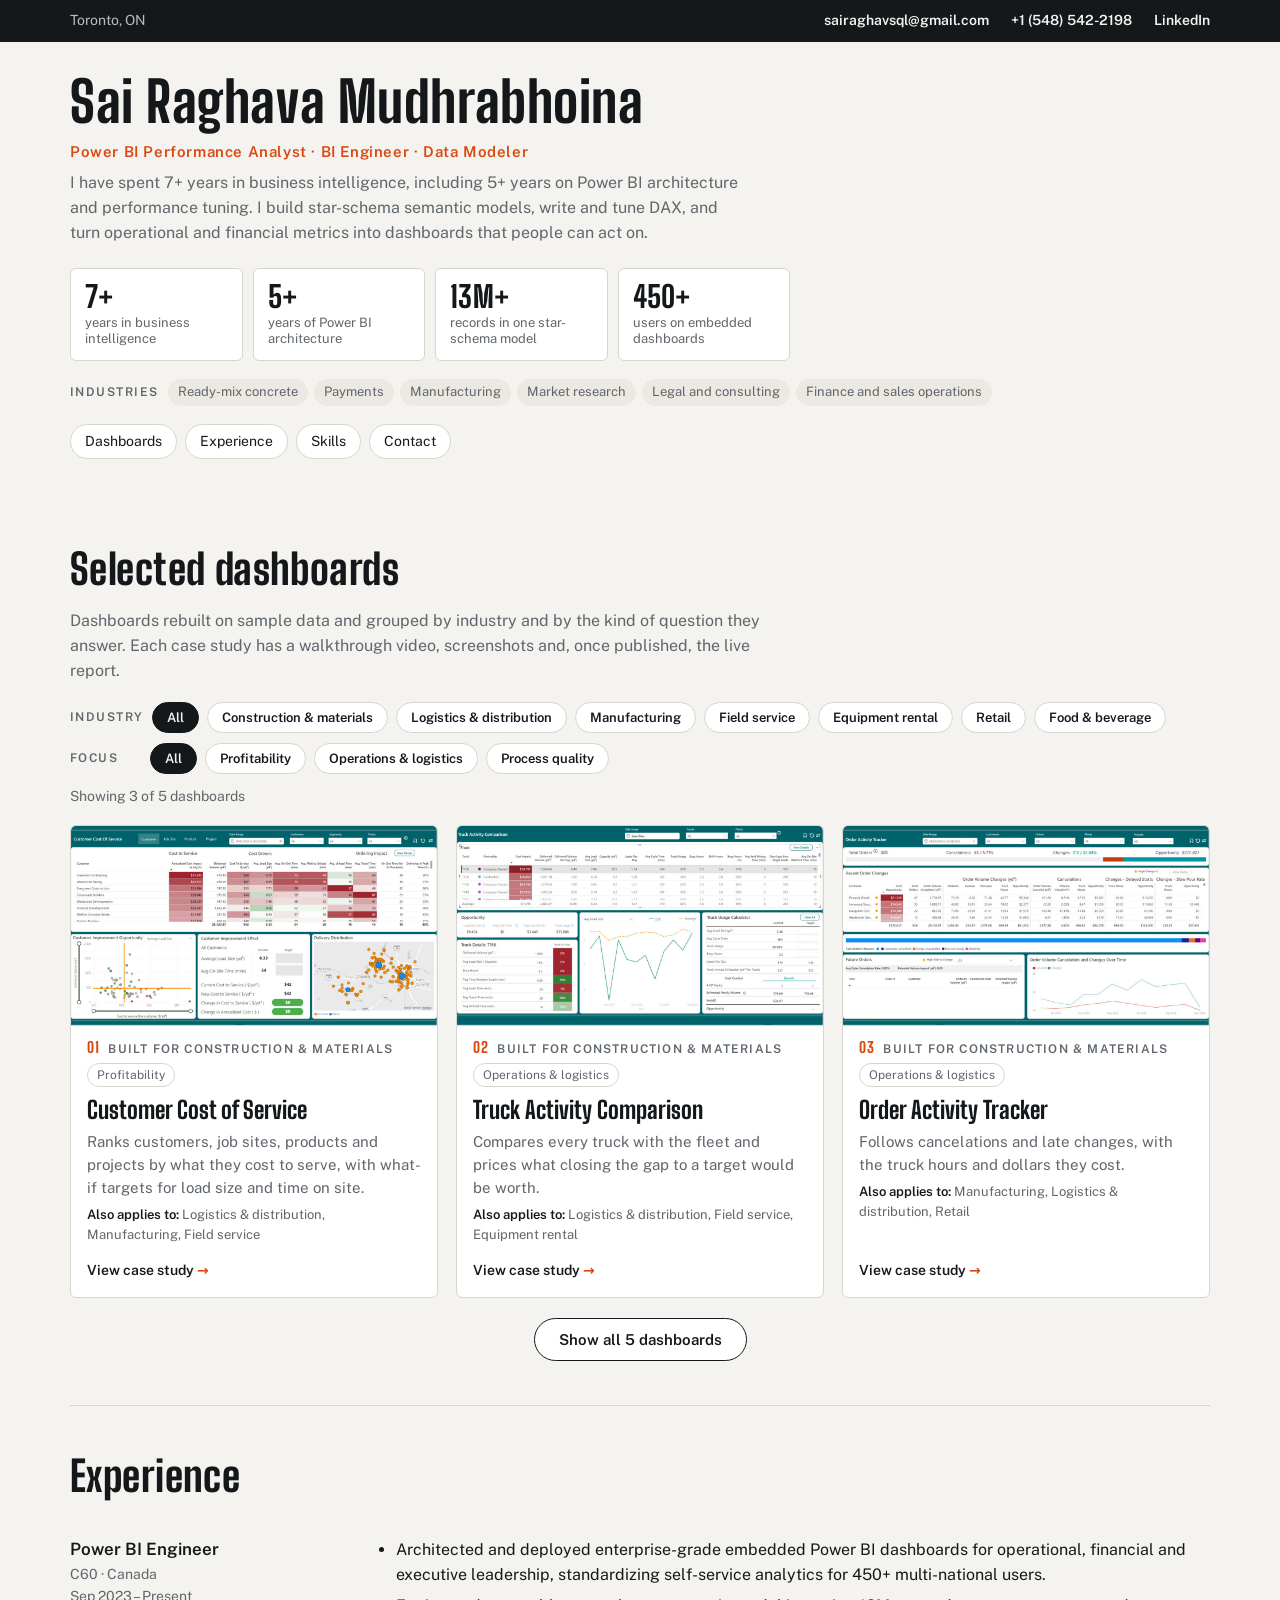
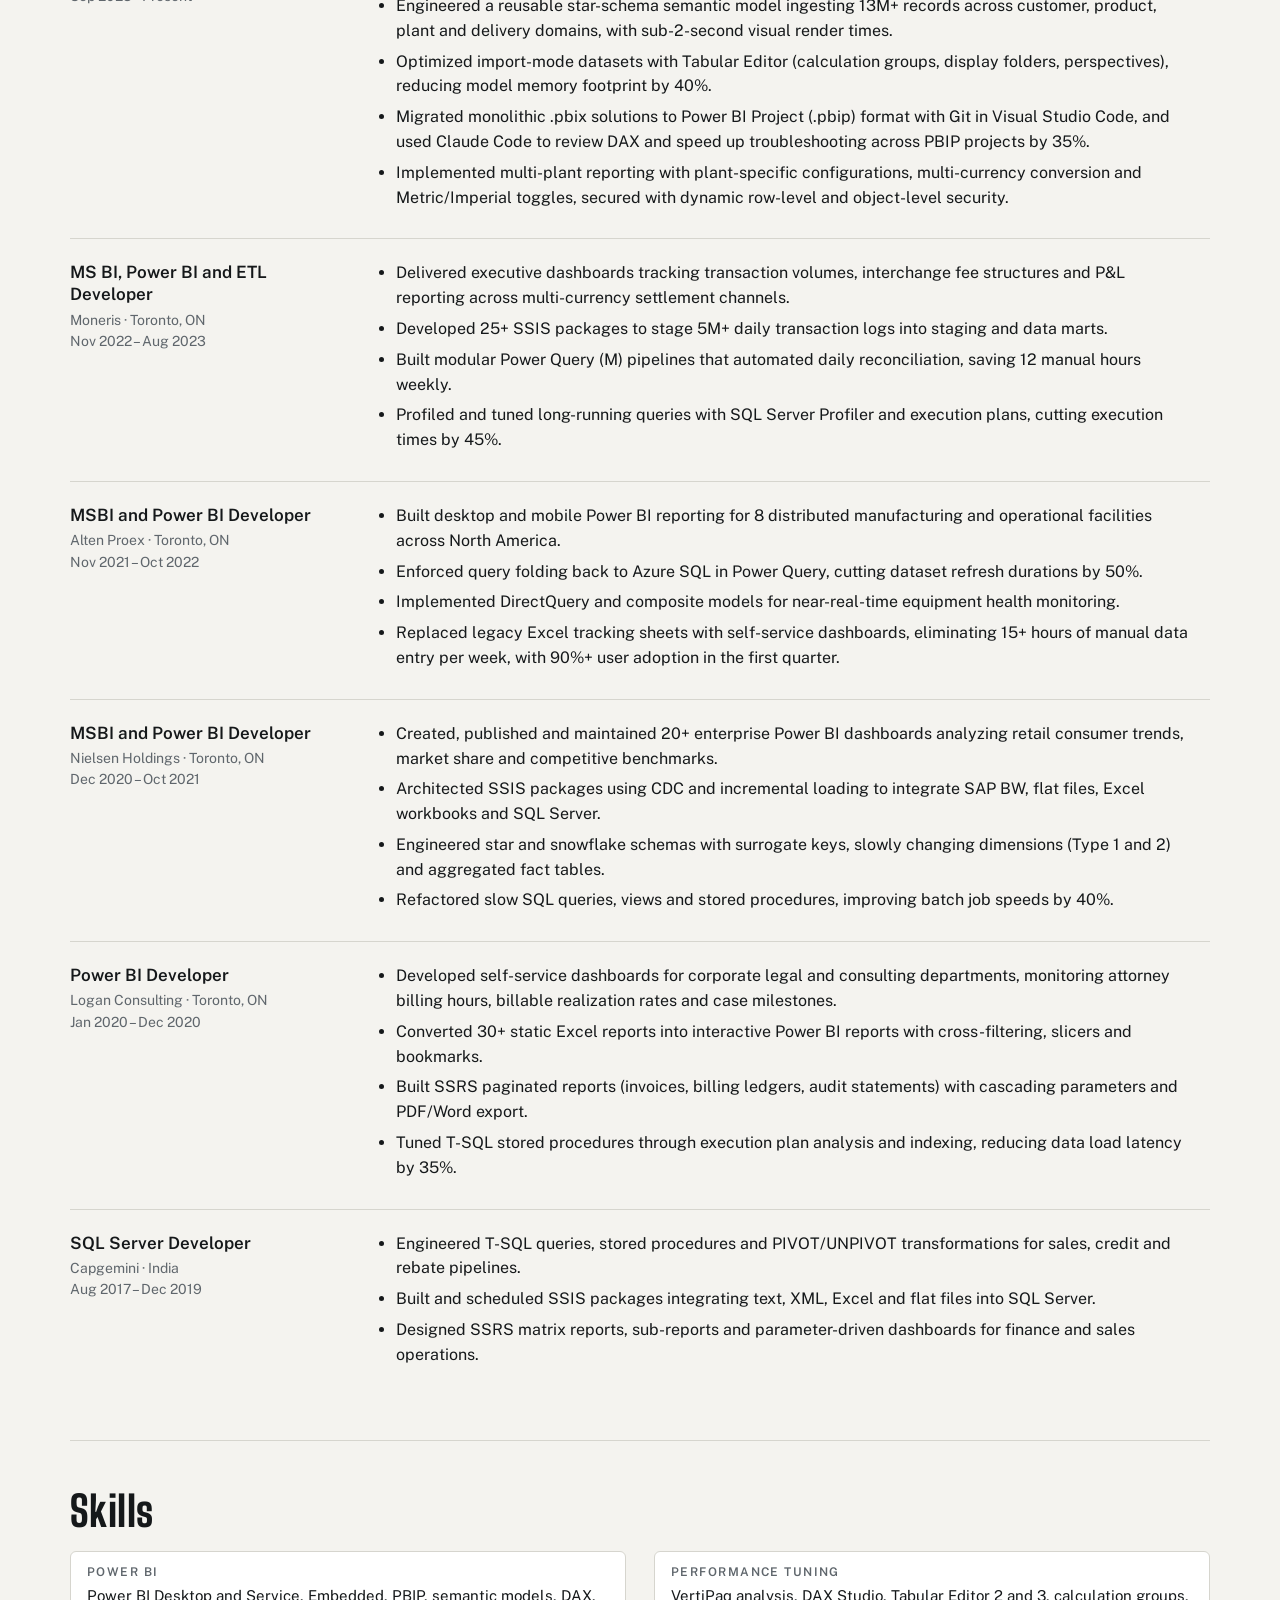
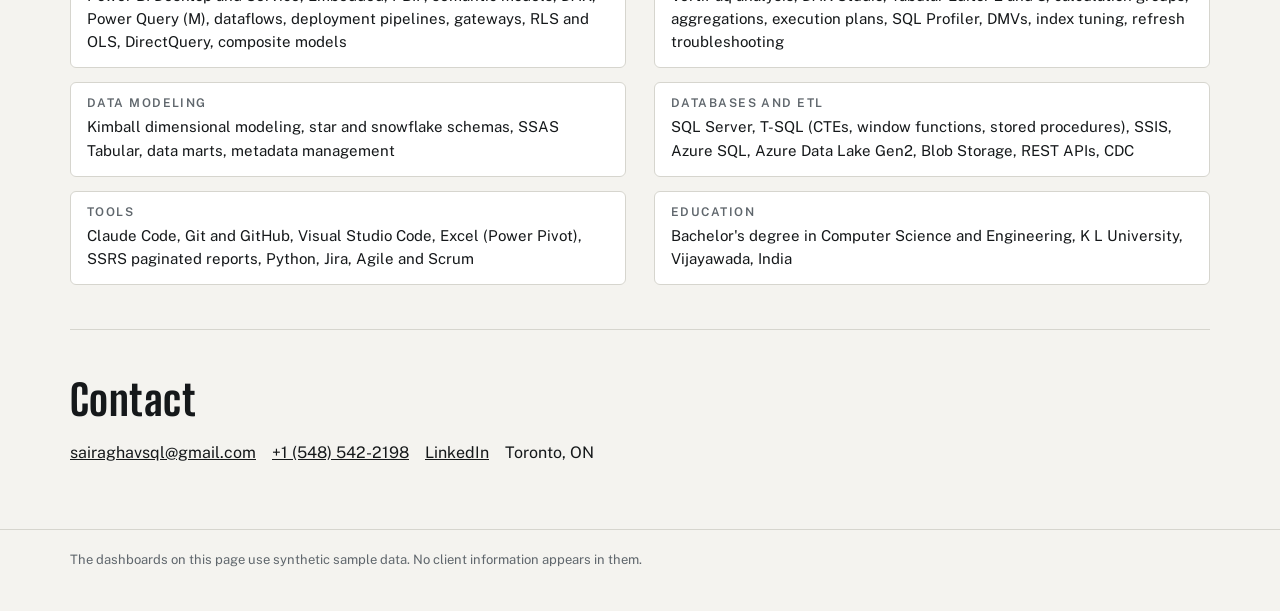
<file: index.html>
<!DOCTYPE html>
<html lang="en">
<head>
<meta charset="utf-8">
<meta name="viewport" content="width=device-width, initial-scale=1">
<title>Sai Raghava Mudhrabhoina · Power BI Portfolio</title>
<meta name="description" content="Sai Raghava Mudhrabhoina, Power BI performance analyst and BI engineer in Toronto. Dashboards, experience and skills.">
<link rel="preconnect" href="https://fonts.googleapis.com">
<link rel="preconnect" href="https://fonts.gstatic.com" crossorigin>
<link href="https://fonts.googleapis.com/css2?family=Big+Shoulders+Display:wght@800&family=Public+Sans:wght@400;600&display=swap" rel="stylesheet">
<link rel="stylesheet" href="style.css">
</head>
<body>

<div class="bar">
  <div class="wrap">
    <span class="loc">Toronto, ON</span>
    <ul aria-label="Contact">
      <li><a href="mailto:sairaghavsql@gmail.com">sairaghavsql@gmail.com</a></li>
      <li><a href="tel:+15485422198">+1 (548) 542-2198</a></li>
      <li><a href="https://www.linkedin.com/in/sai-mudhrabhoina-4414b4220" target="_blank" rel="noopener">LinkedIn</a></li>
    </ul>
  </div>
</div>

<header class="top">
  <div class="wrap">
    <h1>Sai Raghava Mudhrabhoina</h1>
    <p class="role">Power BI Performance Analyst · BI Engineer · Data Modeler</p>
    <p class="lead">I have spent 7+ years in business intelligence, including 5+ years on Power BI architecture and performance tuning. I build star-schema semantic models, write and tune DAX, and turn operational and financial metrics into dashboards that people can act on.</p>
    <ul class="stats" aria-label="At a glance">
      <li><b>7+</b><span>years in business intelligence</span></li>
      <li><b>5+</b><span>years of Power BI architecture</span></li>
      <li><b>13M+</b><span>records in one star-schema model</span></li>
      <li><b>450+</b><span>users on embedded dashboards</span></li>
    </ul>
    <ul class="ind" aria-label="Industries worked in">
      <li class="lab">Industries</li>
      <li>Ready-mix concrete</li>
      <li>Payments</li>
      <li>Manufacturing</li>
      <li>Market research</li>
      <li>Legal and consulting</li>
      <li>Finance and sales operations</li>
    </ul>
    <nav aria-label="Sections">
      <a href="#work">Dashboards</a>
      <a href="#experience">Experience</a>
      <a href="#skills">Skills</a>
      <a href="#contact">Contact</a>
    </nav>
  </div>
</header>

<main class="wrap">

  <section id="work" aria-labelledby="h-work" style="border-top:0;margin-top:20px">
    <div class="head"><h2 id="h-work">Selected dashboards</h2></div>
    <p style="margin:0;color:var(--muted);max-width:70ch">Dashboards rebuilt on sample data and grouped by industry and by the kind of question they answer. Each case study has a walkthrough video, screenshots and, once published, the live report.</p>
    <div class="filters" data-filters hidden aria-label="Filter dashboards"></div>
    <p class="count" data-count aria-live="polite" hidden></p>
    <div class="cards">
    <article class="card" data-industry="Construction & materials|Logistics & distribution|Manufacturing|Field service" data-theme="Profitability">
      <img src="img/ccos1_customer.jpg" width="1274" height="690" alt="Customer Cost of Service dashboard preview" loading="lazy">
      <div class="cb">
        <div class="kicker"><b>01</b>Built for Construction & materials</div>
        <div class="tags"><span>Profitability</span></div>
        <h3>Customer Cost of Service</h3>
        <p>Ranks customers, job sites, products and projects by what they cost to serve, with what-if targets for load size and time on site.</p>
        <p class="fits"><b>Also applies to:</b> Logistics & distribution, Manufacturing, Field service</p>
        <a class="more" href="ccos.html">View case study <span aria-hidden="true">&rarr;</span></a>
      </div>
    </article>
    <article class="card" data-industry="Construction & materials|Logistics & distribution|Field service|Equipment rental" data-theme="Operations & logistics">
      <img src="img/tac2_truck.jpg" width="1274" height="690" alt="Truck Activity Comparison dashboard preview" loading="lazy">
      <div class="cb">
        <div class="kicker"><b>02</b>Built for Construction & materials</div>
        <div class="tags"><span>Operations & logistics</span></div>
        <h3>Truck Activity Comparison</h3>
        <p>Compares every truck with the fleet and prices what closing the gap to a target would be worth.</p>
        <p class="fits"><b>Also applies to:</b> Logistics & distribution, Field service, Equipment rental</p>
        <a class="more" href="tac.html">View case study <span aria-hidden="true">&rarr;</span></a>
      </div>
    </article>
    <article class="card" data-industry="Construction & materials|Manufacturing|Logistics & distribution|Retail" data-theme="Operations & logistics">
      <img src="img/oat1_overview.jpg" width="1274" height="690" alt="Order Activity Tracker dashboard preview" loading="lazy">
      <div class="cb">
        <div class="kicker"><b>03</b>Built for Construction & materials</div>
        <div class="tags"><span>Operations & logistics</span></div>
        <h3>Order Activity Tracker</h3>
        <p>Follows cancelations and late changes, with the truck hours and dollars they cost.</p>
        <p class="fits"><b>Also applies to:</b> Manufacturing, Logistics & distribution, Retail</p>
        <a class="more" href="oat.html">View case study <span aria-hidden="true">&rarr;</span></a>
      </div>
    </article>
    <article class="card" data-industry="Construction & materials|Logistics & distribution|Equipment rental|Manufacturing" data-theme="Operations & logistics">
      <img src="img/tu1_overview.jpg" width="1274" height="690" alt="Truck Usage dashboard preview" loading="lazy">
      <div class="cb">
        <div class="kicker"><b>04</b>Built for Construction & materials</div>
        <div class="tags"><span>Operations & logistics</span></div>
        <h3>Truck Usage</h3>
        <p>Shows how much of the time each truck is working, by plant, ownership and capacity, and what the unused time is worth.</p>
        <p class="fits"><b>Also applies to:</b> Logistics & distribution, Equipment rental, Manufacturing</p>
        <a class="more" href="tu.html">View case study <span aria-hidden="true">&rarr;</span></a>
      </div>
    </article>
    <article class="card" data-industry="Construction & materials|Manufacturing|Food & beverage" data-theme="Process quality">
      <img src="img/ba1_overview.jpg" width="1274" height="690" alt="Batching Accuracy dashboard preview" loading="lazy">
      <div class="cb">
        <div class="kicker"><b>05</b>Built for Construction & materials</div>
        <div class="tags"><span>Process quality</span></div>
        <h3>Batching Accuracy</h3>
        <p>Compares what each batch was meant to contain with what was actually batched, and prices the difference by material and plant.</p>
        <p class="fits"><b>Also applies to:</b> Manufacturing, Food & beverage</p>
        <a class="more" href="ba.html">View case study <span aria-hidden="true">&rarr;</span></a>
      </div>
    </article>
    </div>
  </section>

  <!-- Experience -->
  <section id="experience" aria-labelledby="h-exp">
    <div class="head"><h2 id="h-exp">Experience</h2></div>

    <article class="job">
      <div><h3>Power BI Engineer</h3><p class="when">C60 · Canada<br>Sep 2023 – Present</p></div>
      <ul>
        <li>Architected and deployed enterprise-grade embedded Power BI dashboards for operational, financial and executive leadership, standardizing self-service analytics for 450+ multi-national users.</li>
        <li>Engineered a reusable star-schema semantic model ingesting 13M+ records across customer, product, plant and delivery domains, with sub-2-second visual render times.</li>
        <li>Optimized import-mode datasets with Tabular Editor (calculation groups, display folders, perspectives), reducing model memory footprint by 40%.</li>
        <li>Migrated monolithic .pbix solutions to Power BI Project (.pbip) format with Git in Visual Studio Code, and used Claude Code to review DAX and speed up troubleshooting across PBIP projects by 35%.</li>
        <li>Implemented multi-plant reporting with plant-specific configurations, multi-currency conversion and Metric/Imperial toggles, secured with dynamic row-level and object-level security.</li>
      </ul>
    </article>

    <article class="job">
      <div><h3>MS BI, Power BI and ETL Developer</h3><p class="when">Moneris · Toronto, ON<br>Nov 2022 – Aug 2023</p></div>
      <ul>
        <li>Delivered executive dashboards tracking transaction volumes, interchange fee structures and P&amp;L reporting across multi-currency settlement channels.</li>
        <li>Developed 25+ SSIS packages to stage 5M+ daily transaction logs into staging and data marts.</li>
        <li>Built modular Power Query (M) pipelines that automated daily reconciliation, saving 12 manual hours weekly.</li>
        <li>Profiled and tuned long-running queries with SQL Server Profiler and execution plans, cutting execution times by 45%.</li>
      </ul>
    </article>

    <article class="job">
      <div><h3>MSBI and Power BI Developer</h3><p class="when">Alten Proex · Toronto, ON<br>Nov 2021 – Oct 2022</p></div>
      <ul>
        <li>Built desktop and mobile Power BI reporting for 8 distributed manufacturing and operational facilities across North America.</li>
        <li>Enforced query folding back to Azure SQL in Power Query, cutting dataset refresh durations by 50%.</li>
        <li>Implemented DirectQuery and composite models for near-real-time equipment health monitoring.</li>
        <li>Replaced legacy Excel tracking sheets with self-service dashboards, eliminating 15+ hours of manual data entry per week, with 90%+ user adoption in the first quarter.</li>
      </ul>
    </article>

    <article class="job">
      <div><h3>MSBI and Power BI Developer</h3><p class="when">Nielsen Holdings · Toronto, ON<br>Dec 2020 – Oct 2021</p></div>
      <ul>
        <li>Created, published and maintained 20+ enterprise Power BI dashboards analyzing retail consumer trends, market share and competitive benchmarks.</li>
        <li>Architected SSIS packages using CDC and incremental loading to integrate SAP BW, flat files, Excel workbooks and SQL Server.</li>
        <li>Engineered star and snowflake schemas with surrogate keys, slowly changing dimensions (Type 1 and 2) and aggregated fact tables.</li>
        <li>Refactored slow SQL queries, views and stored procedures, improving batch job speeds by 40%.</li>
      </ul>
    </article>

    <article class="job">
      <div><h3>Power BI Developer</h3><p class="when">Logan Consulting · Toronto, ON<br>Jan 2020 – Dec 2020</p></div>
      <ul>
        <li>Developed self-service dashboards for corporate legal and consulting departments, monitoring attorney billing hours, billable realization rates and case milestones.</li>
        <li>Converted 30+ static Excel reports into interactive Power BI reports with cross-filtering, slicers and bookmarks.</li>
        <li>Built SSRS paginated reports (invoices, billing ledgers, audit statements) with cascading parameters and PDF/Word export.</li>
        <li>Tuned T-SQL stored procedures through execution plan analysis and indexing, reducing data load latency by 35%.</li>
      </ul>
    </article>

    <article class="job">
      <div><h3>SQL Server Developer</h3><p class="when">Capgemini · India<br>Aug 2017 – Dec 2019</p></div>
      <ul>
        <li>Engineered T-SQL queries, stored procedures and PIVOT/UNPIVOT transformations for sales, credit and rebate pipelines.</li>
        <li>Built and scheduled SSIS packages integrating text, XML, Excel and flat files into SQL Server.</li>
        <li>Designed SSRS matrix reports, sub-reports and parameter-driven dashboards for finance and sales operations.</li>
      </ul>
    </article>
  </section>

  <!-- Skills -->
  <section id="skills" aria-labelledby="h-skills">
    <div class="head"><h2 id="h-skills">Skills</h2></div>
    <div class="skills">
      <div><h3>Power BI</h3><p>Power BI Desktop and Service, Embedded, PBIP, semantic models, DAX, Power Query (M), dataflows, deployment pipelines, gateways, RLS and OLS, DirectQuery, composite models</p></div>
      <div><h3>Performance tuning</h3><p>VertiPaq analysis, DAX Studio, Tabular Editor 2 and 3, calculation groups, aggregations, execution plans, SQL Profiler, DMVs, index tuning, refresh troubleshooting</p></div>
      <div><h3>Data modeling</h3><p>Kimball dimensional modeling, star and snowflake schemas, SSAS Tabular, data marts, metadata management</p></div>
      <div><h3>Databases and ETL</h3><p>SQL Server, T-SQL (CTEs, window functions, stored procedures), SSIS, Azure SQL, Azure Data Lake Gen2, Blob Storage, REST APIs, CDC</p></div>
      <div><h3>Tools</h3><p>Claude Code, Git and GitHub, Visual Studio Code, Excel (Power Pivot), SSRS paginated reports, Python, Jira, Agile and Scrum</p></div>
      <div><h3>Education</h3><p>Bachelor's degree in Computer Science and Engineering, K L University, Vijayawada, India</p></div>
    </div>
  </section>

  <!-- Contact -->
  <section id="contact" aria-labelledby="h-contact">
    <div class="head"><h2 id="h-contact">Contact</h2></div>
    <p class="contact" style="margin-top:0;font-size:16px"><a href="mailto:sairaghavsql@gmail.com">sairaghavsql@gmail.com</a><a href="tel:+15485422198">+1 (548) 542-2198</a><a href="https://www.linkedin.com/in/sai-mudhrabhoina-4414b4220" target="_blank" rel="noopener">LinkedIn</a><span>Toronto, ON</span></p>
  </section>

</main>

<footer><div class="wrap">The dashboards on this page use synthetic sample data. No client information appears in them.</div></footer>
<script src="config.js"></script>
<script src="app.js"></script>
</body>
</html>
</file>
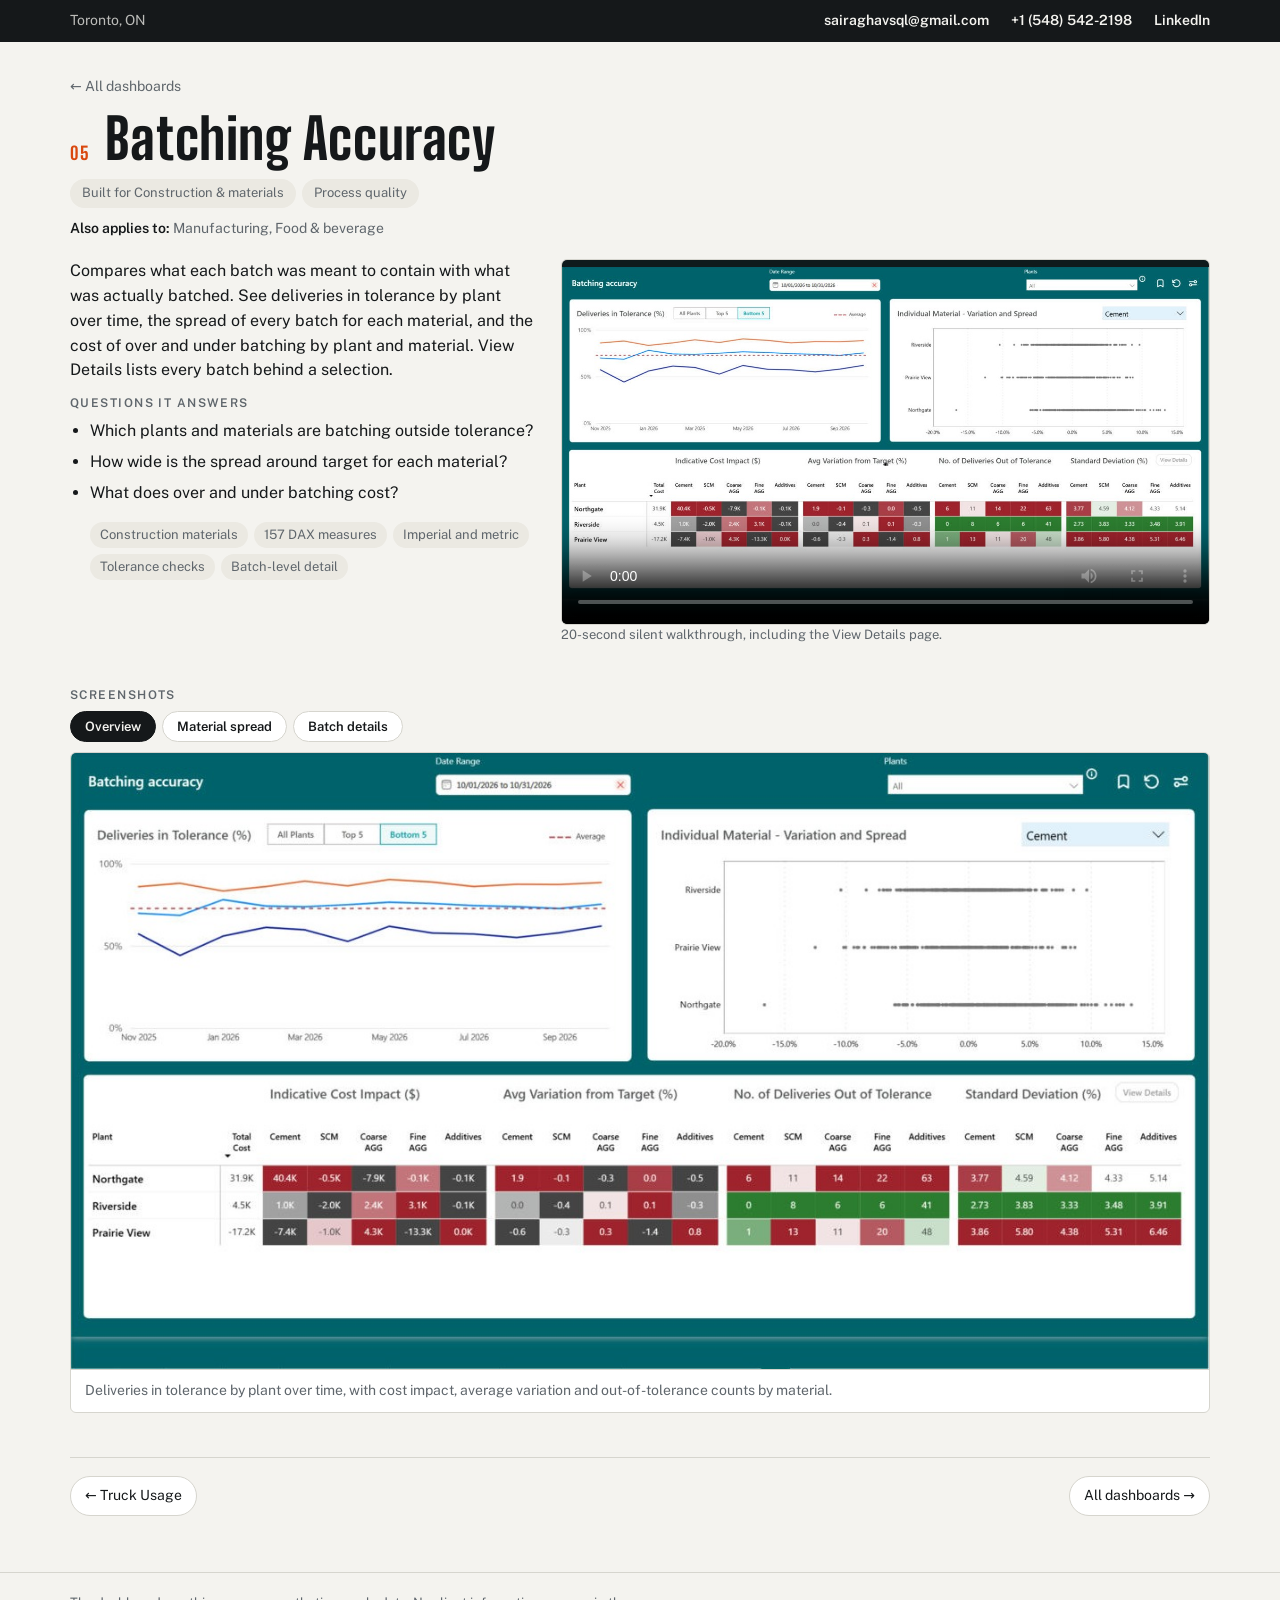
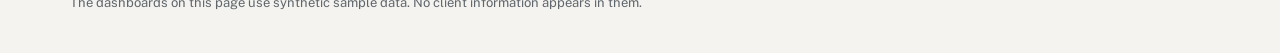
<file: ba.html>
<!DOCTYPE html>
<html lang="en">
<head>
<meta charset="utf-8">
<meta name="viewport" content="width=device-width, initial-scale=1">
<title>Batching Accuracy · Sai Raghava Mudhrabhoina</title>
<meta name="description" content="Compares what each batch was meant to contain with what was actually batched, and prices the difference by material and plant.">
<link rel="preconnect" href="https://fonts.googleapis.com">
<link rel="preconnect" href="https://fonts.gstatic.com" crossorigin>
<link href="https://fonts.googleapis.com/css2?family=Big+Shoulders+Display:wght@800&family=Public+Sans:wght@400;600&display=swap" rel="stylesheet">
<link rel="stylesheet" href="style.css">
</head>
<body data-project="ba">

<div class="bar">
  <div class="wrap">
    <span class="loc">Toronto, ON</span>
    <ul aria-label="Contact">
      <li><a href="mailto:sairaghavsql@gmail.com">sairaghavsql@gmail.com</a></li>
      <li><a href="tel:+15485422198">+1 (548) 542-2198</a></li>
      <li><a href="https://www.linkedin.com/in/sai-mudhrabhoina-4414b4220" target="_blank" rel="noopener">LinkedIn</a></li>
    </ul>
  </div>
</div>


<header class="top">
  <div class="wrap">
    <a class="crumb" href="index.html#work">&larr; All dashboards</a>
    <div class="titlerow"><span class="num">05</span><h1 class="title">Batching Accuracy</h1></div>
    <p class="tags big"><span>Built for Construction & materials</span><span>Process quality</span></p>
    <p class="fitsline"><b>Also applies to:</b> Manufacturing, Food & beverage</p>
  </div>
</header>

<main class="wrap">
  <div class="notes" hidden data-notes>
    <div data-note-box="problem" hidden><h3>The problem</h3><p data-note="problem"></p></div>
    <div data-note-box="role" hidden><h3>My role</h3><p data-note="role"></p></div>
  </div>

  <div class="intro">
      <div>
        <p>Compares what each batch was meant to contain with what was actually batched. See deliveries in tolerance by plant over time, the spread of every batch for each material, and the cost of over and under batching by plant and material. View Details lists every batch behind a selection.</p>
        <h3>Questions it answers</h3>
        <ul>
          <li>Which plants and materials are batching outside tolerance?</li>
          <li>How wide is the spread around target for each material?</li>
          <li>What does over and under batching cost?</li>
        </ul>
        <ul class="chips" aria-label="Details">
          <li>Construction materials</li>
          <li>157 DAX measures</li>
          <li>Imperial and metric</li>
          <li>Tolerance checks</li>
          <li>Batch-level detail</li>
        </ul>
      </div>
      <div>
        <div class="video"><video controls preload="metadata" playsinline poster="img/ba1_overview.jpg" aria-label="Walkthrough of the Batching Accuracy dashboard"><source src="video/ba_demo.mp4" type="video/mp4"></video></div>
        <p class="vnote">20-second silent walkthrough, including the View Details page.</p>
      </div>
    </div>

    <div class="shots" data-shots>
      <h3>Screenshots</h3>
      <div class="tabs" role="group" aria-label="Batching Accuracy screenshots">
        <button type="button" aria-pressed="true" data-src="img/ba1_overview.jpg" data-cap="Deliveries in tolerance by plant over time, with cost impact, average variation and out-of-tolerance counts by material.">Overview</button>
        <button type="button" aria-pressed="false" data-src="img/ba2_material.jpg" data-cap="Pick a material to see how every batch compares with target, plant by plant.">Material spread</button>
        <button type="button" aria-pressed="false" data-src="img/ba3_details.jpg" data-cap="View Details: every batch for the selected plant, with target, actual, difference and cost impact.">Batch details</button>
      </div>
      <figure class="shot"><a href="img/ba1_overview.jpg" target="_blank" rel="noopener"><img src="img/ba1_overview.jpg" width="1274" height="690" alt="Batching Accuracy dashboard, overview" loading="lazy"></a><figcaption>Deliveries in tolerance by plant over time, with cost impact, average variation and out-of-tolerance counts by material.</figcaption></figure>
    </div>

    <div class="live" hidden data-live="ba" data-title="Batching Accuracy report">
      <h3>Live report</h3>
      <div class="frame"></div>
      <p class="open"></p>
    </div>
  
  <nav class="pager" aria-label="More dashboards"><a href="tu.html">&larr; Truck Usage</a><a href="index.html#work">All dashboards &rarr;</a></nav>
</main>

<footer><div class="wrap">The dashboards on this page use synthetic sample data. No client information appears in them.</div></footer>
<script src="config.js"></script>
<script src="app.js"></script>
</body>
</html>
</file>
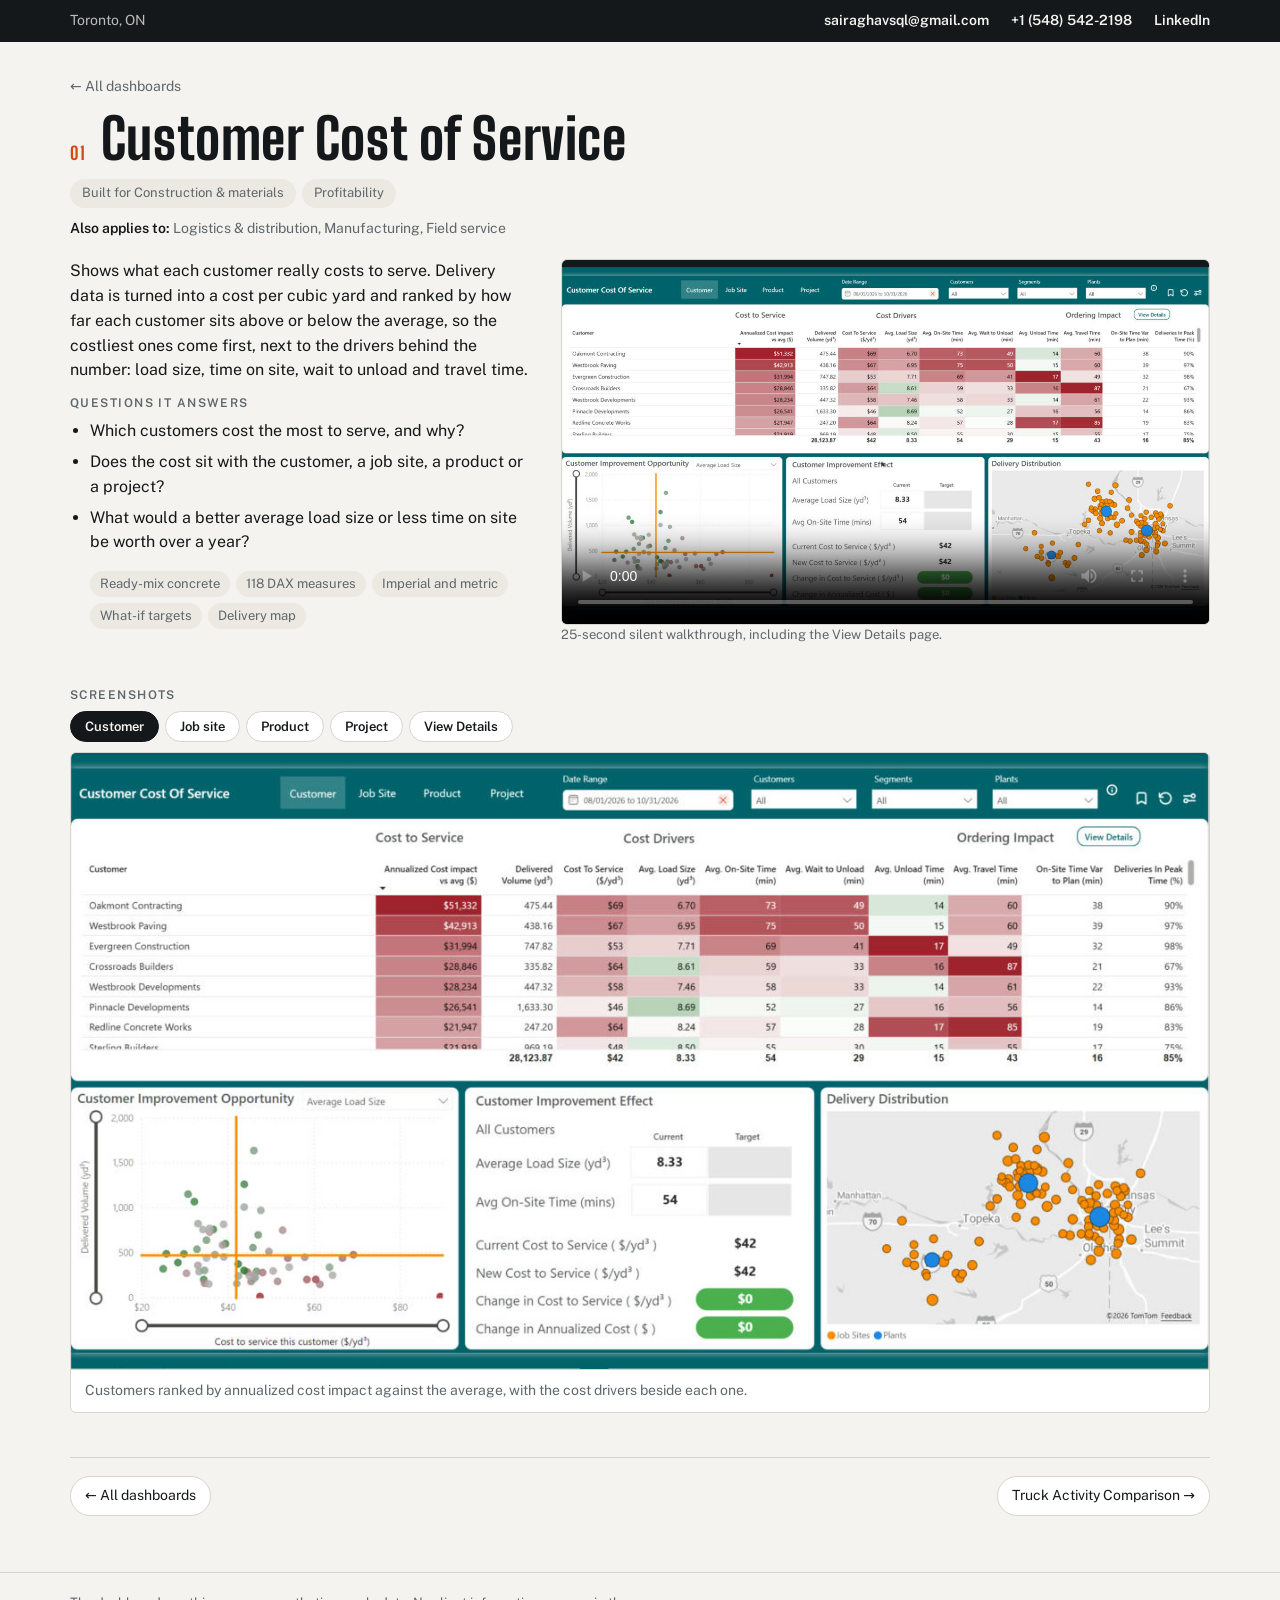
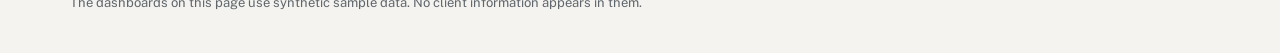
<file: ccos.html>
<!DOCTYPE html>
<html lang="en">
<head>
<meta charset="utf-8">
<meta name="viewport" content="width=device-width, initial-scale=1">
<title>Customer Cost of Service · Sai Raghava Mudhrabhoina</title>
<meta name="description" content="Ranks customers, job sites, products and projects by what they cost to serve, with what-if targets for load size and time on site.">
<link rel="preconnect" href="https://fonts.googleapis.com">
<link rel="preconnect" href="https://fonts.gstatic.com" crossorigin>
<link href="https://fonts.googleapis.com/css2?family=Big+Shoulders+Display:wght@800&family=Public+Sans:wght@400;600&display=swap" rel="stylesheet">
<link rel="stylesheet" href="style.css">
</head>
<body data-project="ccos">

<div class="bar">
  <div class="wrap">
    <span class="loc">Toronto, ON</span>
    <ul aria-label="Contact">
      <li><a href="mailto:sairaghavsql@gmail.com">sairaghavsql@gmail.com</a></li>
      <li><a href="tel:+15485422198">+1 (548) 542-2198</a></li>
      <li><a href="https://www.linkedin.com/in/sai-mudhrabhoina-4414b4220" target="_blank" rel="noopener">LinkedIn</a></li>
    </ul>
  </div>
</div>


<header class="top">
  <div class="wrap">
    <a class="crumb" href="index.html#work">&larr; All dashboards</a>
    <div class="titlerow"><span class="num">01</span><h1 class="title">Customer Cost of Service</h1></div>
    <p class="tags big"><span>Built for Construction & materials</span><span>Profitability</span></p>
    <p class="fitsline"><b>Also applies to:</b> Logistics & distribution, Manufacturing, Field service</p>
  </div>
</header>

<main class="wrap">
  <div class="notes" hidden data-notes>
    <div data-note-box="problem" hidden><h3>The problem</h3><p data-note="problem"></p></div>
    <div data-note-box="role" hidden><h3>My role</h3><p data-note="role"></p></div>
  </div>

  <div class="intro">
      <div>
        <p>Shows what each customer really costs to serve. Delivery data is turned into a cost per cubic yard and ranked by how far each customer sits above or below the average, so the costliest ones come first, next to the drivers behind the number: load size, time on site, wait to unload and travel time.</p>
        <h3>Questions it answers</h3>
        <ul>
          <li>Which customers cost the most to serve, and why?</li>
          <li>Does the cost sit with the customer, a job site, a product or a project?</li>
          <li>What would a better average load size or less time on site be worth over a year?</li>
        </ul>
        <ul class="chips" aria-label="Details">
          <li>Ready-mix concrete</li>
          <li>118 DAX measures</li>
          <li>Imperial and metric</li>
          <li>What-if targets</li>
          <li>Delivery map</li>
        </ul>
      </div>
      <div>
        <div class="video"><video controls preload="metadata" playsinline poster="img/ccos1_customer.jpg" aria-label="Walkthrough of the Customer Cost of Service dashboard"><source src="video/ccos_demo.mp4" type="video/mp4"></video></div>
        <p class="vnote">25-second silent walkthrough, including the View Details page.</p>
      </div>
    </div>

    <div class="shots" data-shots>
      <h3>Screenshots</h3>
      <div class="tabs" role="group" aria-label="Customer Cost of Service screenshots">
        <button type="button" aria-pressed="true"  data-src="img/ccos1_customer.jpg" data-cap="Customers ranked by annualized cost impact against the average, with the cost drivers beside each one.">Customer</button>
        <button type="button" aria-pressed="false" data-src="img/ccos2_jobsite.jpg"  data-cap="The same ranking by job site.">Job site</button>
        <button type="button" aria-pressed="false" data-src="img/ccos3_product.jpg"  data-cap="The same ranking by product.">Product</button>
        <button type="button" aria-pressed="false" data-src="img/ccos4_project.jpg"  data-cap="The same ranking by project, with the improvement scatter and delivery map below.">Project</button>
        <button type="button" aria-pressed="false" data-src="img/ccos5_details.jpg"   data-cap="View Details: every delivery behind the selected project, with truck, quantity, cost to service and cycle time.">View Details</button>
      </div>
      <figure class="shot"><a href="img/ccos1_customer.jpg" target="_blank" rel="noopener"><img src="img/ccos1_customer.jpg" width="1274" height="690" alt="Customer Cost of Service dashboard, customer view"></a><figcaption>Customers ranked by annualized cost impact against the average, with the cost drivers beside each one.</figcaption></figure>
    </div>

    <div class="live" hidden data-live="ccos" data-title="Customer Cost of Service report">
      <h3>Live report</h3>
      <div class="frame"></div>
      <p class="open"></p>
    </div>
  
  <nav class="pager" aria-label="More dashboards"><a href="index.html#work">&larr; All dashboards</a><a href="tac.html">Truck Activity Comparison &rarr;</a></nav>
</main>

<footer><div class="wrap">The dashboards on this page use synthetic sample data. No client information appears in them.</div></footer>
<script src="config.js"></script>
<script src="app.js"></script>
</body>
</html>
</file>
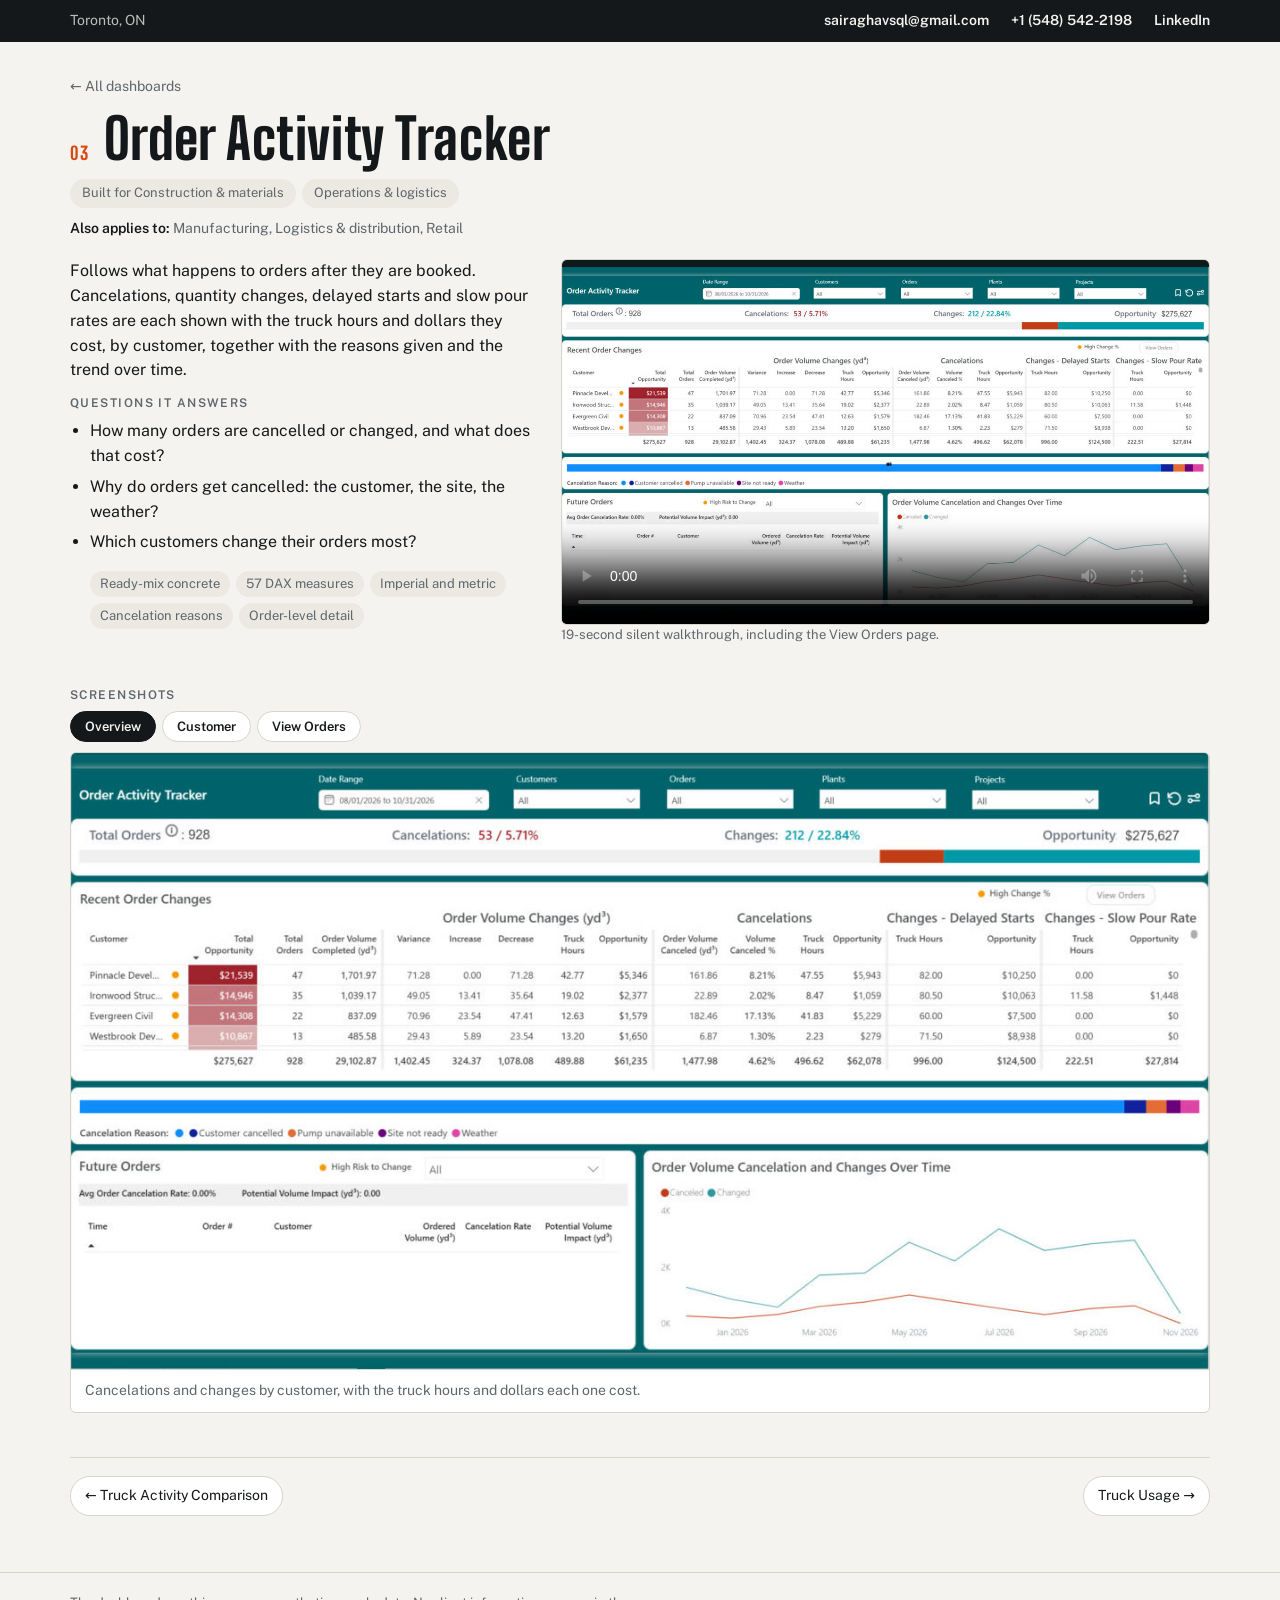
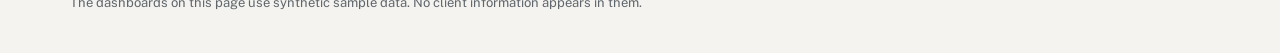
<file: oat.html>
<!DOCTYPE html>
<html lang="en">
<head>
<meta charset="utf-8">
<meta name="viewport" content="width=device-width, initial-scale=1">
<title>Order Activity Tracker · Sai Raghava Mudhrabhoina</title>
<meta name="description" content="Follows cancelations and late changes, with the truck hours and dollars they cost.">
<link rel="preconnect" href="https://fonts.googleapis.com">
<link rel="preconnect" href="https://fonts.gstatic.com" crossorigin>
<link href="https://fonts.googleapis.com/css2?family=Big+Shoulders+Display:wght@800&family=Public+Sans:wght@400;600&display=swap" rel="stylesheet">
<link rel="stylesheet" href="style.css">
</head>
<body data-project="oat">

<div class="bar">
  <div class="wrap">
    <span class="loc">Toronto, ON</span>
    <ul aria-label="Contact">
      <li><a href="mailto:sairaghavsql@gmail.com">sairaghavsql@gmail.com</a></li>
      <li><a href="tel:+15485422198">+1 (548) 542-2198</a></li>
      <li><a href="https://www.linkedin.com/in/sai-mudhrabhoina-4414b4220" target="_blank" rel="noopener">LinkedIn</a></li>
    </ul>
  </div>
</div>


<header class="top">
  <div class="wrap">
    <a class="crumb" href="index.html#work">&larr; All dashboards</a>
    <div class="titlerow"><span class="num">03</span><h1 class="title">Order Activity Tracker</h1></div>
    <p class="tags big"><span>Built for Construction & materials</span><span>Operations & logistics</span></p>
    <p class="fitsline"><b>Also applies to:</b> Manufacturing, Logistics & distribution, Retail</p>
  </div>
</header>

<main class="wrap">
  <div class="notes" hidden data-notes>
    <div data-note-box="problem" hidden><h3>The problem</h3><p data-note="problem"></p></div>
    <div data-note-box="role" hidden><h3>My role</h3><p data-note="role"></p></div>
  </div>

  <div class="intro">
      <div>
        <p>Follows what happens to orders after they are booked. Cancelations, quantity changes, delayed starts and slow pour rates are each shown with the truck hours and dollars they cost, by customer, together with the reasons given and the trend over time.</p>
        <h3>Questions it answers</h3>
        <ul>
          <li>How many orders are cancelled or changed, and what does that cost?</li>
          <li>Why do orders get cancelled: the customer, the site, the weather?</li>
          <li>Which customers change their orders most?</li>
        </ul>
        <ul class="chips" aria-label="Details">
          <li>Ready-mix concrete</li>
          <li>57 DAX measures</li>
          <li>Imperial and metric</li>
          <li>Cancelation reasons</li>
          <li>Order-level detail</li>
        </ul>
      </div>
      <div>
        <div class="video"><video controls preload="metadata" playsinline poster="img/oat1_overview.jpg" aria-label="Walkthrough of the Order Activity Tracker dashboard"><source src="video/oat_demo.mp4" type="video/mp4"></video></div>
        <p class="vnote">19-second silent walkthrough, including the View Orders page.</p>
      </div>
    </div>

    <div class="shots" data-shots>
      <h3>Screenshots</h3>
      <div class="tabs" role="group" aria-label="Order Activity Tracker screenshots">
        <button type="button" aria-pressed="true"  data-src="img/oat1_overview.jpg" data-cap="Cancelations and changes by customer, with the truck hours and dollars each one cost.">Overview</button>
        <button type="button" aria-pressed="false" data-src="img/oat2_customer.jpg" data-cap="One customer selected to see how its orders changed.">Customer</button>
        <button type="button" aria-pressed="false" data-src="img/oat3_details.jpg"  data-cap="View Orders: each order with original and final start time, pour rate, ordered volume, status and cancelation reason.">View Orders</button>
      </div>
      <figure class="shot"><a href="img/oat1_overview.jpg" target="_blank" rel="noopener"><img src="img/oat1_overview.jpg" width="1274" height="690" alt="Order Activity Tracker dashboard, overview" loading="lazy"></a><figcaption>Cancelations and changes by customer, with the truck hours and dollars each one cost.</figcaption></figure>
    </div>

    <div class="live" hidden data-live="oat" data-title="Order Activity Tracker report">
      <h3>Live report</h3>
      <div class="frame"></div>
      <p class="open"></p>
    </div>
  
  <nav class="pager" aria-label="More dashboards"><a href="tac.html">&larr; Truck Activity Comparison</a><a href="tu.html">Truck Usage &rarr;</a></nav>
</main>

<footer><div class="wrap">The dashboards on this page use synthetic sample data. No client information appears in them.</div></footer>
<script src="config.js"></script>
<script src="app.js"></script>
</body>
</html>
</file>
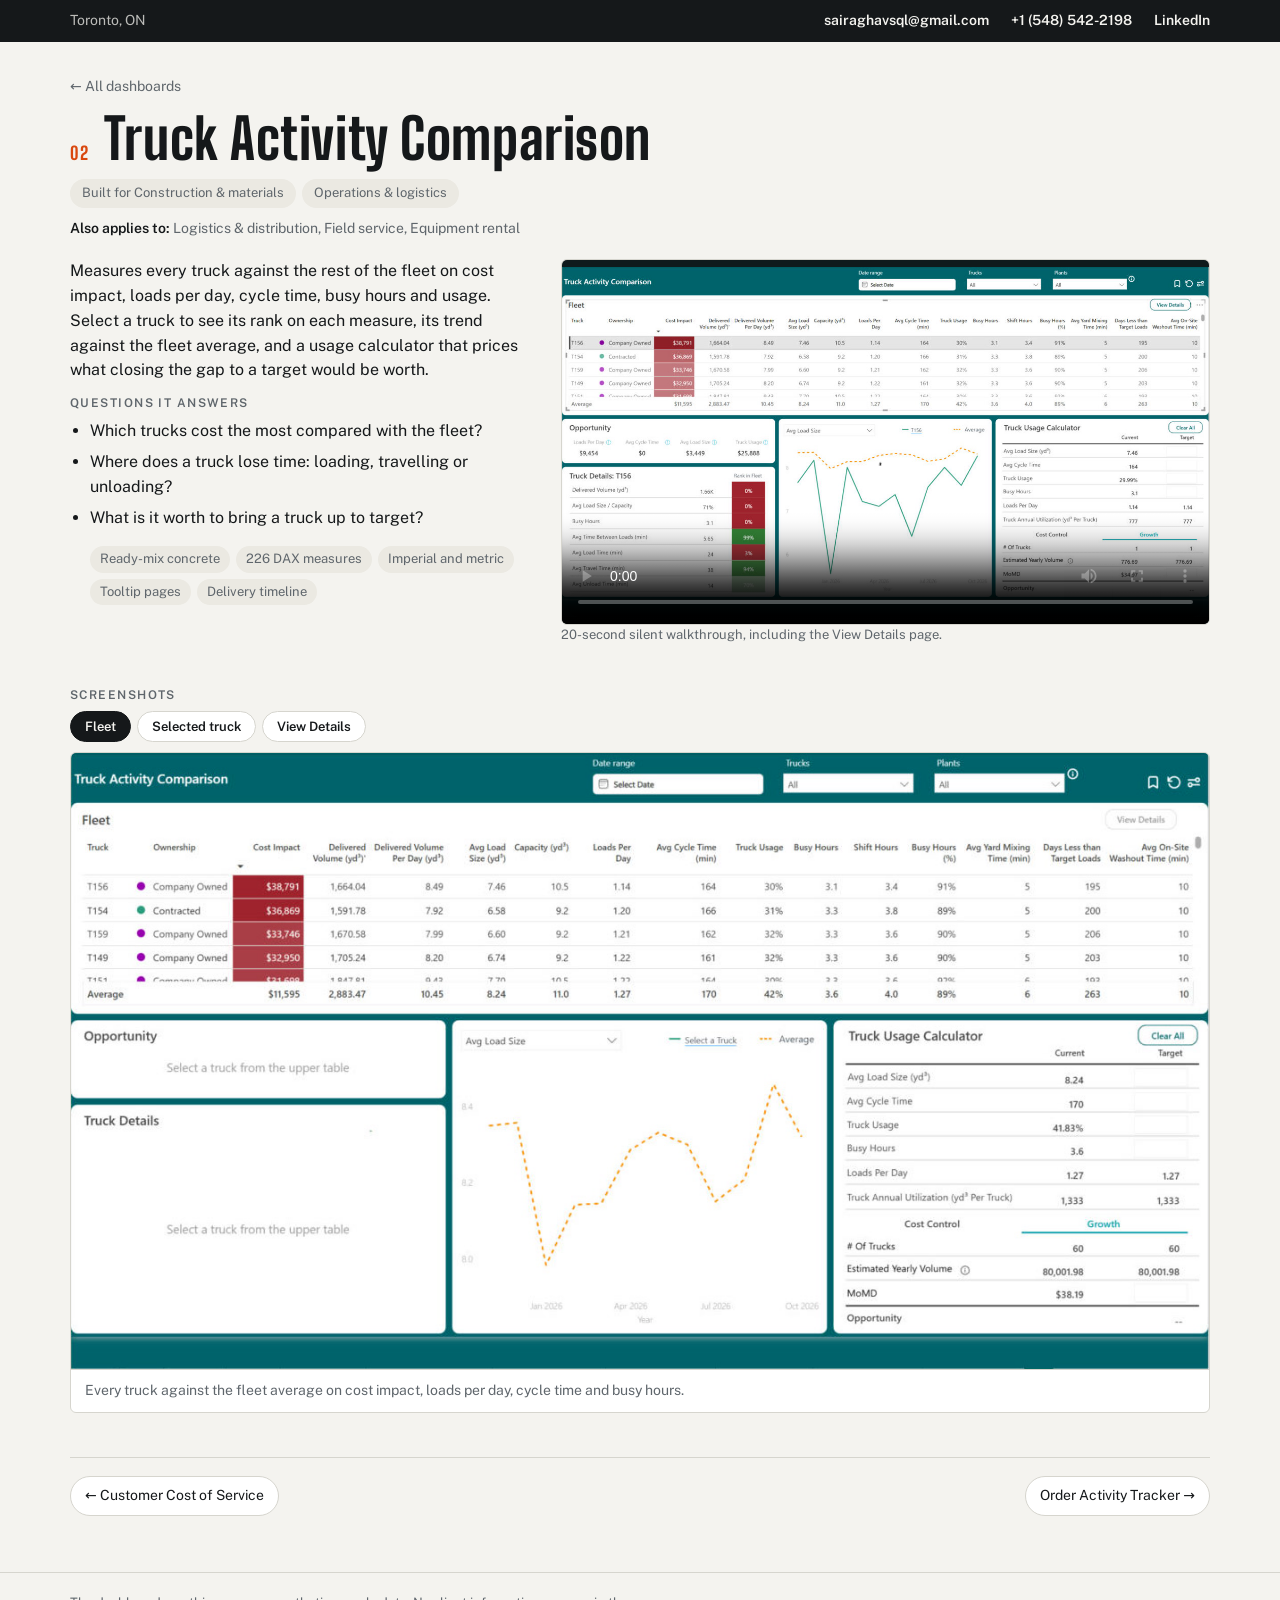
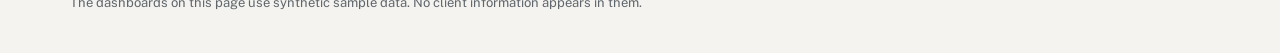
<file: tac.html>
<!DOCTYPE html>
<html lang="en">
<head>
<meta charset="utf-8">
<meta name="viewport" content="width=device-width, initial-scale=1">
<title>Truck Activity Comparison · Sai Raghava Mudhrabhoina</title>
<meta name="description" content="Compares every truck with the fleet and prices what closing the gap to a target would be worth.">
<link rel="preconnect" href="https://fonts.googleapis.com">
<link rel="preconnect" href="https://fonts.gstatic.com" crossorigin>
<link href="https://fonts.googleapis.com/css2?family=Big+Shoulders+Display:wght@800&family=Public+Sans:wght@400;600&display=swap" rel="stylesheet">
<link rel="stylesheet" href="style.css">
</head>
<body data-project="tac">

<div class="bar">
  <div class="wrap">
    <span class="loc">Toronto, ON</span>
    <ul aria-label="Contact">
      <li><a href="mailto:sairaghavsql@gmail.com">sairaghavsql@gmail.com</a></li>
      <li><a href="tel:+15485422198">+1 (548) 542-2198</a></li>
      <li><a href="https://www.linkedin.com/in/sai-mudhrabhoina-4414b4220" target="_blank" rel="noopener">LinkedIn</a></li>
    </ul>
  </div>
</div>


<header class="top">
  <div class="wrap">
    <a class="crumb" href="index.html#work">&larr; All dashboards</a>
    <div class="titlerow"><span class="num">02</span><h1 class="title">Truck Activity Comparison</h1></div>
    <p class="tags big"><span>Built for Construction & materials</span><span>Operations & logistics</span></p>
    <p class="fitsline"><b>Also applies to:</b> Logistics & distribution, Field service, Equipment rental</p>
  </div>
</header>

<main class="wrap">
  <div class="notes" hidden data-notes>
    <div data-note-box="problem" hidden><h3>The problem</h3><p data-note="problem"></p></div>
    <div data-note-box="role" hidden><h3>My role</h3><p data-note="role"></p></div>
  </div>

  <div class="intro">
      <div>
        <p>Measures every truck against the rest of the fleet on cost impact, loads per day, cycle time, busy hours and usage. Select a truck to see its rank on each measure, its trend against the fleet average, and a usage calculator that prices what closing the gap to a target would be worth.</p>
        <h3>Questions it answers</h3>
        <ul>
          <li>Which trucks cost the most compared with the fleet?</li>
          <li>Where does a truck lose time: loading, travelling or unloading?</li>
          <li>What is it worth to bring a truck up to target?</li>
        </ul>
        <ul class="chips" aria-label="Details">
          <li>Ready-mix concrete</li>
          <li>226 DAX measures</li>
          <li>Imperial and metric</li>
          <li>Tooltip pages</li>
          <li>Delivery timeline</li>
        </ul>
      </div>
      <div>
        <div class="video"><video controls preload="metadata" playsinline poster="img/tac2_truck.jpg" aria-label="Walkthrough of the Truck Activity Comparison dashboard"><source src="video/tac_demo.mp4" type="video/mp4"></video></div>
        <p class="vnote">20-second silent walkthrough, including the View Details page.</p>
      </div>
    </div>

    <div class="shots" data-shots>
      <h3>Screenshots</h3>
      <div class="tabs" role="group" aria-label="Truck Activity Comparison screenshots">
        <button type="button" aria-pressed="true"  data-src="img/tac1_fleet.jpg"    data-cap="Every truck against the fleet average on cost impact, loads per day, cycle time and busy hours.">Fleet</button>
        <button type="button" aria-pressed="false" data-src="img/tac2_truck.jpg"    data-cap="A selected truck: rank in the fleet on each measure, trend against the fleet average, and the usage calculator.">Selected truck</button>
        <button type="button" aria-pressed="false" data-src="img/tac3_details.jpg"  data-cap="View Details: every delivery for the truck, with the step-by-step timeline from assignment to return and the map.">View Details</button>
      </div>
      <figure class="shot"><a href="img/tac1_fleet.jpg" target="_blank" rel="noopener"><img src="img/tac1_fleet.jpg" width="1274" height="690" alt="Truck Activity Comparison dashboard, fleet view" loading="lazy"></a><figcaption>Every truck against the fleet average on cost impact, loads per day, cycle time and busy hours.</figcaption></figure>
    </div>

    <div class="live" hidden data-live="tac" data-title="Truck Activity Comparison report">
      <h3>Live report</h3>
      <div class="frame"></div>
      <p class="open"></p>
    </div>
  
  <nav class="pager" aria-label="More dashboards"><a href="ccos.html">&larr; Customer Cost of Service</a><a href="oat.html">Order Activity Tracker &rarr;</a></nav>
</main>

<footer><div class="wrap">The dashboards on this page use synthetic sample data. No client information appears in them.</div></footer>
<script src="config.js"></script>
<script src="app.js"></script>
</body>
</html>
</file>
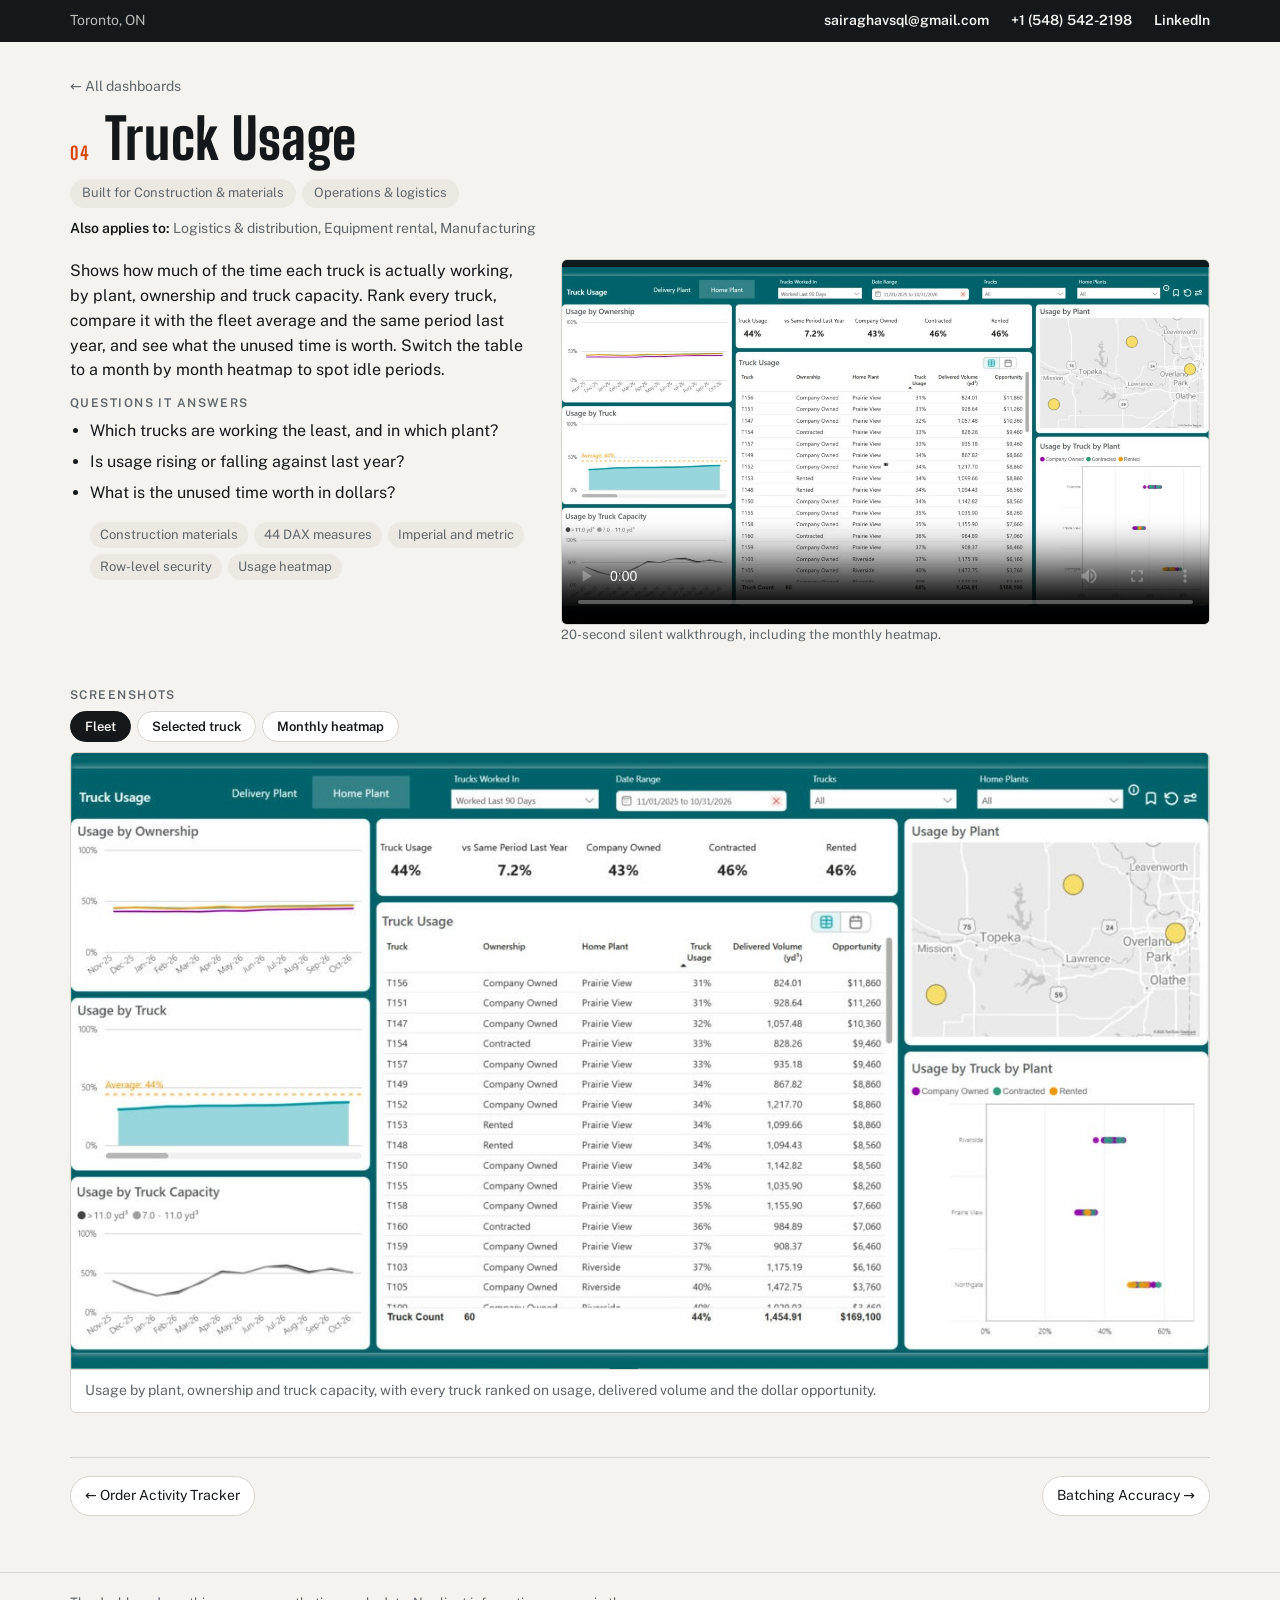
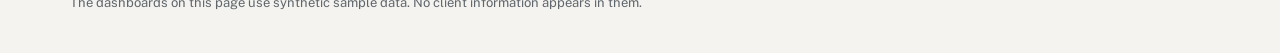
<file: tu.html>
<!DOCTYPE html>
<html lang="en">
<head>
<meta charset="utf-8">
<meta name="viewport" content="width=device-width, initial-scale=1">
<title>Truck Usage · Sai Raghava Mudhrabhoina</title>
<meta name="description" content="Shows how much of the time each truck is working, by plant, ownership and capacity, and what the unused time is worth.">
<link rel="preconnect" href="https://fonts.googleapis.com">
<link rel="preconnect" href="https://fonts.gstatic.com" crossorigin>
<link href="https://fonts.googleapis.com/css2?family=Big+Shoulders+Display:wght@800&family=Public+Sans:wght@400;600&display=swap" rel="stylesheet">
<link rel="stylesheet" href="style.css">
</head>
<body data-project="tu">

<div class="bar">
  <div class="wrap">
    <span class="loc">Toronto, ON</span>
    <ul aria-label="Contact">
      <li><a href="mailto:sairaghavsql@gmail.com">sairaghavsql@gmail.com</a></li>
      <li><a href="tel:+15485422198">+1 (548) 542-2198</a></li>
      <li><a href="https://www.linkedin.com/in/sai-mudhrabhoina-4414b4220" target="_blank" rel="noopener">LinkedIn</a></li>
    </ul>
  </div>
</div>


<header class="top">
  <div class="wrap">
    <a class="crumb" href="index.html#work">&larr; All dashboards</a>
    <div class="titlerow"><span class="num">04</span><h1 class="title">Truck Usage</h1></div>
    <p class="tags big"><span>Built for Construction & materials</span><span>Operations & logistics</span></p>
    <p class="fitsline"><b>Also applies to:</b> Logistics & distribution, Equipment rental, Manufacturing</p>
  </div>
</header>

<main class="wrap">
  <div class="notes" hidden data-notes>
    <div data-note-box="problem" hidden><h3>The problem</h3><p data-note="problem"></p></div>
    <div data-note-box="role" hidden><h3>My role</h3><p data-note="role"></p></div>
  </div>

  <div class="intro">
      <div>
        <p>Shows how much of the time each truck is actually working, by plant, ownership and truck capacity. Rank every truck, compare it with the fleet average and the same period last year, and see what the unused time is worth. Switch the table to a month by month heatmap to spot idle periods.</p>
        <h3>Questions it answers</h3>
        <ul>
          <li>Which trucks are working the least, and in which plant?</li>
          <li>Is usage rising or falling against last year?</li>
          <li>What is the unused time worth in dollars?</li>
        </ul>
        <ul class="chips" aria-label="Details">
          <li>Construction materials</li>
          <li>44 DAX measures</li>
          <li>Imperial and metric</li>
          <li>Row-level security</li>
          <li>Usage heatmap</li>
        </ul>
      </div>
      <div>
        <div class="video"><video controls preload="metadata" playsinline poster="img/tu1_overview.jpg" aria-label="Walkthrough of the Truck Usage dashboard"><source src="video/tu_demo.mp4" type="video/mp4"></video></div>
        <p class="vnote">20-second silent walkthrough, including the monthly heatmap.</p>
      </div>
    </div>

    <div class="shots" data-shots>
      <h3>Screenshots</h3>
      <div class="tabs" role="group" aria-label="Truck Usage screenshots">
        <button type="button" aria-pressed="true" data-src="img/tu1_overview.jpg" data-cap="Usage by plant, ownership and truck capacity, with every truck ranked on usage, delivered volume and the dollar opportunity.">Fleet</button>
        <button type="button" aria-pressed="false" data-src="img/tu2_truck.jpg" data-cap="A selected truck: its usage trend against the fleet average, and its place on the map and in its plant.">Selected truck</button>
        <button type="button" aria-pressed="false" data-src="img/tu3_calendar.jpg" data-cap="The same table as a month by month heatmap, so idle months stand out for every truck.">Monthly heatmap</button>
      </div>
      <figure class="shot"><a href="img/tu1_overview.jpg" target="_blank" rel="noopener"><img src="img/tu1_overview.jpg" width="1274" height="690" alt="Truck Usage dashboard, fleet" loading="lazy"></a><figcaption>Usage by plant, ownership and truck capacity, with every truck ranked on usage, delivered volume and the dollar opportunity.</figcaption></figure>
    </div>

    <div class="live" hidden data-live="tu" data-title="Truck Usage report">
      <h3>Live report</h3>
      <div class="frame"></div>
      <p class="open"></p>
    </div>
  
  <nav class="pager" aria-label="More dashboards"><a href="oat.html">&larr; Order Activity Tracker</a><a href="ba.html">Batching Accuracy &rarr;</a></nav>
</main>

<footer><div class="wrap">The dashboards on this page use synthetic sample data. No client information appears in them.</div></footer>
<script src="config.js"></script>
<script src="app.js"></script>
</body>
</html>
</file>
<file: style.css>
:root{
  --bg:#f4f3ef; --card:#fff; --ink:#15181a; --muted:#5f666c; --line:#d6d5ce; --accent:#d9480f; --chip:#ebe9e2;
  --display:"Big Shoulders Display","Arial Narrow",Impact,sans-serif;
  --body:"Public Sans",system-ui,-apple-system,"Segoe UI",sans-serif;
  color-scheme:light;
}
@media (prefers-color-scheme:dark){:root{--bg:#131517; --card:#1b1e21; --ink:#ecebe6; --muted:#9aa2a8; --line:#33383c; --accent:#ff7a33; --chip:#262a2e; color-scheme:dark}}
*{box-sizing:border-box}
html{scroll-behavior:smooth;-webkit-text-size-adjust:100%}
body{margin:0;background:var(--bg);color:var(--ink);font:400 16px/1.55 var(--body)}
a{color:inherit}
:focus-visible{outline:2px solid var(--accent);outline-offset:3px}
.wrap{max-width:1180px;margin:0 auto;padding:0 20px}

.bar{background:var(--ink);color:var(--bg);font-size:14px}
.bar .wrap{display:flex;gap:8px 24px;flex-wrap:wrap;align-items:center;justify-content:space-between;padding-top:10px;padding-bottom:10px}
.bar .loc{opacity:.75}
.bar ul{display:flex;gap:6px 22px;flex-wrap:wrap;margin:0;padding:0;list-style:none}
.bar a{color:inherit;text-decoration:none;font-weight:600}
.bar a:hover{text-decoration:underline}
.bar a:focus-visible{outline-color:var(--bg)}
header.top{padding:32px 0 20px}
header.top h1{font:800 clamp(34px,6vw,56px)/1 var(--display);letter-spacing:.01em;margin:0}
header.top p{margin:10px 0 0;color:var(--muted);max-width:62ch}
nav{display:flex;gap:8px;flex-wrap:wrap;margin-top:18px}
nav a{padding:6px 14px;border:1px solid var(--line);border-radius:99px;font-size:14px;text-decoration:none;background:var(--card)}
nav a:hover{border-color:var(--ink)}

section{padding:48px 0 8px;scroll-margin-top:12px;border-top:1px solid var(--line);margin-top:36px}
section:first-of-type{margin-top:12px}
.head{display:flex;gap:14px;align-items:baseline;flex-wrap:wrap;margin-bottom:18px}
.num{font:800 18px/1 var(--display);color:var(--accent);letter-spacing:.08em}
h2{font:800 clamp(28px,4.4vw,42px)/1.05 var(--display);margin:0;letter-spacing:.01em}
h3{font:600 12px/1 var(--body);letter-spacing:.12em;text-transform:uppercase;color:var(--muted);margin:0 0 10px}

.intro{display:grid;gap:28px;grid-template-columns:1fr;align-items:start}
@media (min-width:920px){.intro{grid-template-columns:minmax(0,5fr) minmax(0,7fr)}}
.intro p{margin:0 0 14px;max-width:62ch}
.intro ul{margin:0 0 16px;padding-left:20px;color:var(--ink)}
.intro li{margin:0 0 6px}
.chips{display:flex;gap:6px;flex-wrap:wrap;margin:0;padding:0;list-style:none}
.chips li{margin:0;padding:3px 10px;background:var(--chip);border-radius:99px;font-size:13px;color:var(--muted)}
.video{background:#0f1a1c;border-radius:6px;overflow:hidden;border:1px solid var(--line)}
.video video{display:block;width:100%;aspect-ratio:16/9;background:#0f1a1c}
.vnote{margin:6px 2px 0;font-size:13px;color:var(--muted)}

.shots{margin-top:30px}
.tabs{display:flex;gap:6px;flex-wrap:wrap;margin-bottom:10px}
.tabs button{font:600 13px/1 var(--body);padding:8px 14px;border-radius:99px;border:1px solid var(--line);background:var(--card);color:var(--ink);cursor:pointer}
.tabs button:hover{border-color:var(--ink)}
.tabs button[aria-pressed="true"]{background:var(--ink);color:var(--bg);border-color:var(--ink)}
.shot{margin:0;background:var(--card);border:1px solid var(--line);border-radius:6px;overflow:hidden}
.shot a{display:block;line-height:0}
.shot img{display:block;width:100%;height:auto}
.shot figcaption{padding:10px 14px;font-size:14px;color:var(--muted);border-top:1px solid var(--line)}

.live{margin-top:30px}
.live[hidden]{display:none}
.frame{background:var(--card);border:1px solid var(--line);border-radius:6px;overflow:hidden}
.frame iframe{display:block;width:100%;aspect-ratio:16/9;min-height:440px;border:0}
.open{margin:8px 0 0;text-align:right;font-size:13px}
.open a{color:var(--muted)}

header.top .role{margin:12px 0 0;font:600 15px/1.3 var(--body);letter-spacing:.04em;color:var(--accent)}
header.top .lead{max-width:68ch}
.stats{display:grid;grid-template-columns:repeat(2,minmax(0,1fr));gap:10px;margin:22px 0 0;padding:0;list-style:none;max-width:720px}
@media (min-width:640px){.stats{grid-template-columns:repeat(4,minmax(0,1fr))}}
.stats li{background:var(--card);border:1px solid var(--line);border-radius:6px;padding:12px 14px}
.stats b{display:block;font:800 30px/1 var(--display);letter-spacing:.01em}
.stats span{font-size:13px;color:var(--muted);line-height:1.3;display:block;margin-top:4px}
.ind{margin:18px 0 0;display:flex;gap:6px;flex-wrap:wrap;align-items:center;padding:0;list-style:none}
.ind .lab{font:600 12px/1 var(--body);letter-spacing:.12em;text-transform:uppercase;color:var(--muted);margin-right:4px}
.ind li:not(.lab){padding:3px 10px;background:var(--chip);border-radius:99px;font-size:13px;color:var(--muted)}
.contact{display:flex;gap:16px;flex-wrap:wrap;margin:18px 0 0;font-size:14px}
.contact a{color:var(--ink)}

.band{margin:40px 0 0}
.band h2{font-size:clamp(24px,3.4vw,32px)}
.band p{margin:8px 0 0;color:var(--muted);max-width:70ch}

.job{display:grid;gap:6px 28px;grid-template-columns:1fr;padding:22px 0;border-top:1px solid var(--line)}
@media (min-width:820px){.job{grid-template-columns:minmax(0,3fr) minmax(0,9fr)}}
.job:first-of-type{border-top:0}
.job h3{margin:0 0 4px;text-transform:none;letter-spacing:0;font:600 17px/1.3 var(--body);color:var(--ink)}
.job .when{margin:0;font-size:14px;color:var(--muted)}
.job ul{margin:0;padding-left:20px}
.job li{margin:0 0 6px;max-width:80ch}
.skills{display:grid;gap:14px 28px;grid-template-columns:1fr}
@media (min-width:820px){.skills{grid-template-columns:repeat(2,minmax(0,1fr))}}
.skills div{background:var(--card);border:1px solid var(--line);border-radius:6px;padding:14px 16px}
.skills h3{margin-bottom:6px}
.skills p{margin:0;font-size:15px}
.edu{margin:18px 0 0}
.edu p{margin:0}

footer{margin-top:56px;border-top:1px solid var(--line);padding:20px 0 40px;color:var(--muted);font-size:13px}
@media (max-width:520px){.frame iframe{aspect-ratio:auto;height:72vh}}
@media (prefers-reduced-motion:reduce){html{scroll-behavior:auto}}

.crumb{display:inline-block;margin:0 0 14px;font-size:14px;color:var(--muted);text-decoration:none}
.crumb:hover{color:var(--ink);text-decoration:underline}
h1.title{font:800 clamp(34px,5.2vw,54px)/1.02 var(--display);margin:0;letter-spacing:.01em}
.titlerow{display:flex;gap:14px;align-items:baseline;flex-wrap:wrap}
.notes{margin:0 0 22px;padding:14px 16px;background:var(--card);border:1px solid var(--line);border-radius:6px}
.notes[hidden],.notes [hidden]{display:none}
.notes p{margin:0 0 12px}
.notes p:last-child{margin-bottom:0}
.notes h3{margin-bottom:4px}
.cards{display:grid;gap:18px;grid-template-columns:1fr;margin-top:18px}
@media (min-width:760px){.cards{grid-template-columns:repeat(3,minmax(0,1fr))}}
.morebar{display:flex;justify-content:center;margin-top:20px}
.morebar[hidden]{display:none}
.morebar button{font:600 15px/1 var(--body);padding:13px 24px;border-radius:99px;border:1px solid var(--ink);background:var(--card);color:var(--ink);cursor:pointer}
.morebar button:hover{background:var(--ink);color:var(--bg)}
.card{position:relative;display:flex;flex-direction:column;background:var(--card);border:1px solid var(--line);border-radius:6px;overflow:hidden}
.card:hover{border-color:var(--ink)}
.card img{display:block;width:100%;height:auto;border-bottom:1px solid var(--line)}
.card .cb{padding:14px 16px 16px;display:flex;flex-direction:column;gap:6px;flex:1}
.card .kicker{font:600 12px/1 var(--body);letter-spacing:.1em;text-transform:uppercase;color:var(--muted)}
.card .kicker b{color:var(--accent);margin-right:8px;font:800 15px/1 var(--display);letter-spacing:.08em}
.card h3{margin:0;text-transform:none;letter-spacing:0;font:800 24px/1.1 var(--display);color:var(--ink)}
.card p{margin:0;font-size:15px;color:var(--muted)}
.card a.more{margin-top:auto;padding-top:8px;font-weight:600;font-size:14px;text-decoration:none;color:var(--ink)}
.card a.more::after{content:"";position:absolute;inset:0}
.card a.more span{color:var(--accent)}
.pager{display:flex;justify-content:space-between;gap:12px;flex-wrap:wrap;margin-top:44px;padding-top:18px;border-top:1px solid var(--line)}
.pager a{padding:8px 14px;border:1px solid var(--line);border-radius:99px;font-size:14px;text-decoration:none;background:var(--card)}
.pager a:hover{border-color:var(--ink)}

.tags{display:flex;gap:6px;flex-wrap:wrap;margin:2px 0 4px}
.tags span{padding:2px 9px;border:1px solid var(--line);border-radius:99px;font-size:12px;color:var(--muted)}
header.top .tags.big{margin:12px 0 0}
header.top .tags.big span{font-size:13px;padding:3px 11px;background:var(--chip);border-color:transparent}
.filters{display:flex;flex-direction:column;gap:10px;margin-top:18px}
.fgroup{display:flex;gap:8px;flex-wrap:wrap;align-items:center}
.fgroup .lab{font:600 12px/1 var(--body);letter-spacing:.12em;text-transform:uppercase;color:var(--muted);min-width:72px}
.fgroup button{font:600 13px/1 var(--body);padding:8px 14px;border-radius:99px;border:1px solid var(--line);background:var(--card);color:var(--ink);cursor:pointer}
.fgroup button:hover{border-color:var(--ink)}
.fgroup button[aria-pressed="true"]{background:var(--ink);color:var(--bg);border-color:var(--ink)}
.count{margin:12px 0 0;font-size:14px;color:var(--muted)}
.card p.fits{font-size:13px}
.card p.fits b{color:var(--ink);font-weight:600}
.fitsline{margin:8px 0 0;font-size:14px;color:var(--muted)}
.fitsline b{color:var(--ink);font-weight:600}
.card[hidden]{display:none}
</file>
